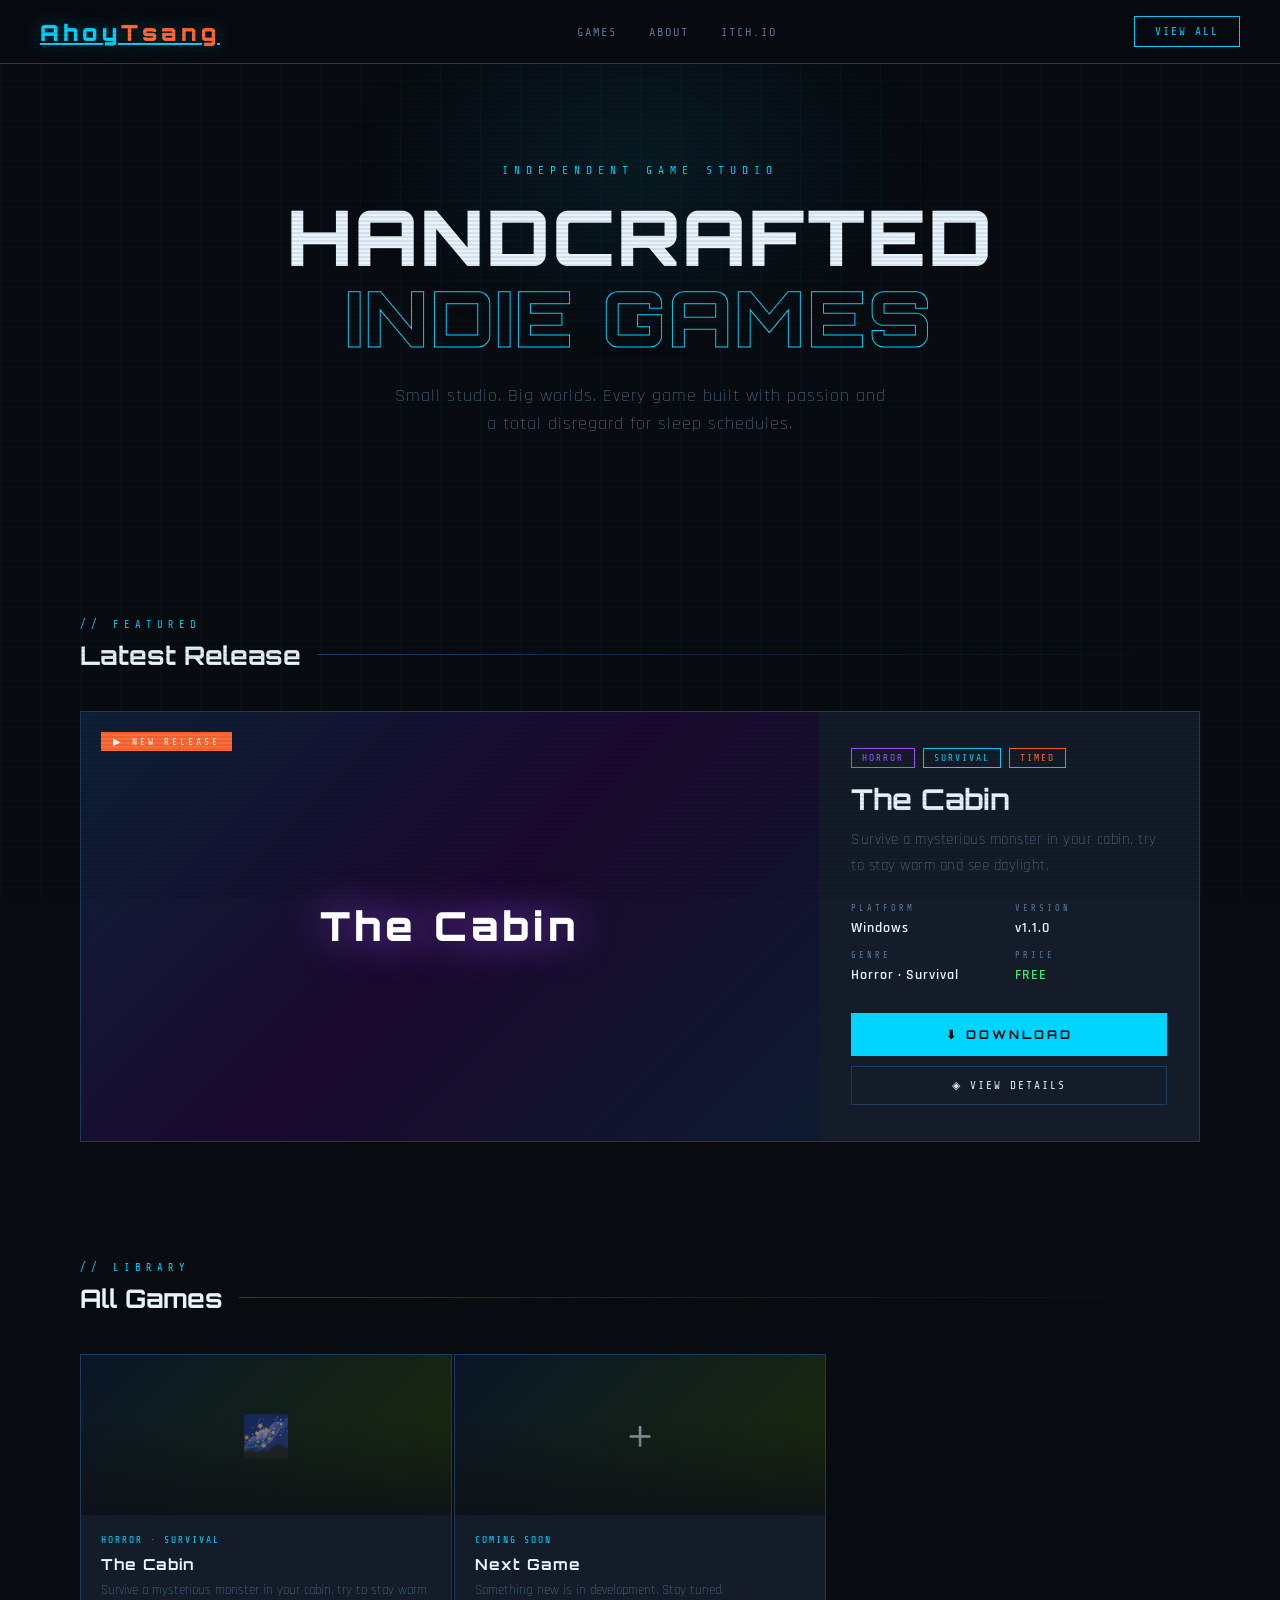
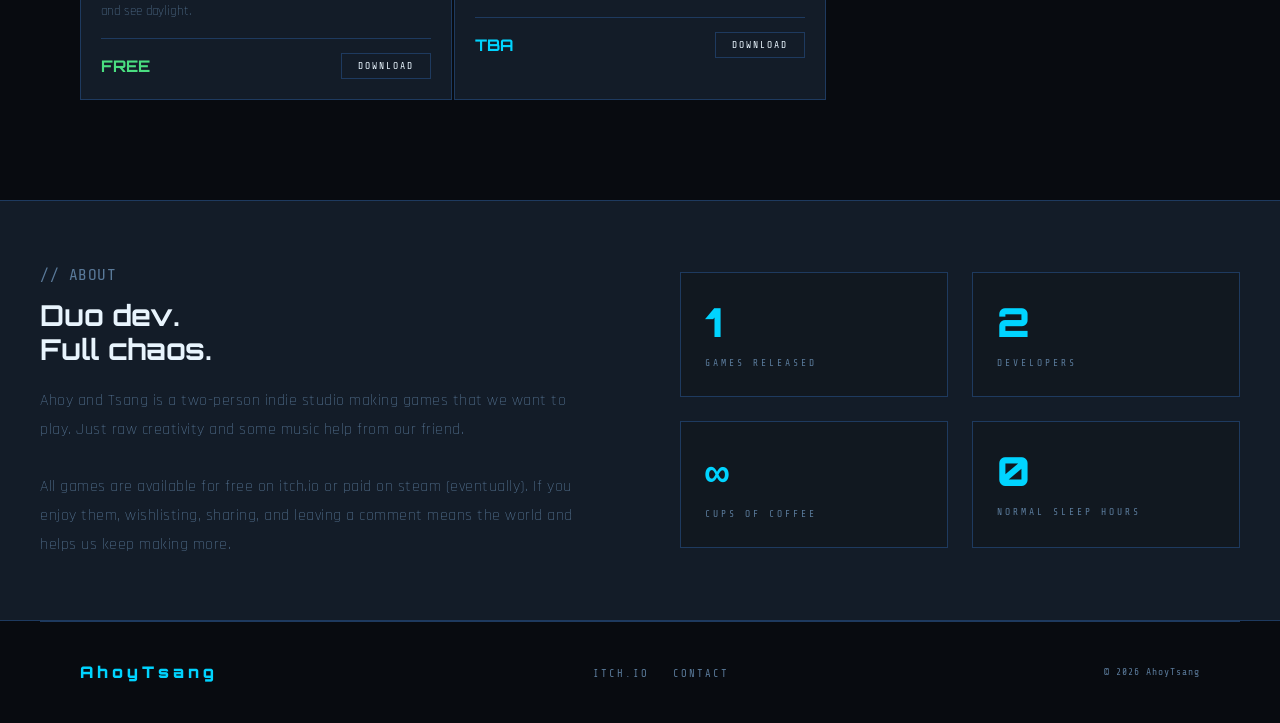
<file: index.html>
<!DOCTYPE html>
<html lang="en">
<head>
<meta charset="UTF-8">
<meta name="viewport" content="width=device-width, initial-scale=1.0">
<title>Ahoy and Tsang</title>
<link href="https://fonts.googleapis.com/css2?family=Orbitron:wght@400;700;900&family=Rajdhani:wght@300;400;600&family=Share+Tech+Mono&display=swap" rel="stylesheet">
<link rel="stylesheet" href="style.css">
<link rel="icon" type="image/png" href="favicon.png">
</head>
<body>

<div class="grid-bg"></div>

<!-- HERO -->
<section class="hero">
  <div class="hero-glow"></div>
  <p class="hero-eyebrow">Independent Game Studio</p>
  <h1>
    HANDCRAFTED
    <span class="line2">INDIE GAMES</span>
  </h1>
  <p class="hero-sub">Small studio. Big worlds. Every game built with passion and a total disregard for sleep schedules.</p>
</section>

<div class="section" id="games">
  <p class="section-label">// Featured</p>
  <h2 class="section-title">Latest Release</h2>

  <div id="featured-container"></div>
</div>

<div class="section">
  <p class="section-label">// Library</p>
  <h2 class="section-title">All Games</h2>

  <div class="game-grid" id="game-grid"></div>
</div>

<!-- ABOUT -->
<div class="about-strip" id="about">
  <div class="about-inner">
    <div class="about-text">
      <p class="section-label">// About</p>
      <h2>Duo dev.<br>Full chaos.</h2>
      <p>
        Ahoy and Tsang is a two-person indie studio making games that we want to play. Just raw creativity and some music help from our friend.<br><br>
        All games are available for free on itch.io or paid on steam (eventually). If you enjoy them, wishlisting, sharing, and leaving a comment means the world and helps us keep making more.
      </p>
    </div>
    <div class="stats-grid">
      <div class="stat-box">
        <span class="stat-num">1</span>
        <span class="stat-label">Games Released</span>
      </div>
      <div class="stat-box">
        <span class="stat-num">2</span>
        <span class="stat-label">Developers</span>
      </div>
      <div class="stat-box">
        <span class="stat-num">∞</span>
        <span class="stat-label">Cups of Coffee</span>
      </div>
      <div class="stat-box">
        <span class="stat-num">0</span>
        <span class="stat-label">Normal Sleep Hours</span>
      </div>
    </div>
  </div>
</div>

<!-- FOOTER -->
<footer>
  <div class="footer-logo">AhoyTsang</div>
  <ul class="footer-links">
    <li><a href="https://ahoygames.itch.io" target="_blank">itch.io</a></li>
    <li><a href="#">Contact</a></li>
  </ul>
  <span class="footer-copy">© 2026 AhoyTsang</span>
</footer>

<!-- MODAL -->
<div class="modal-overlay" id="modal" onclick="closeModal(event)">
  <div class="modal" id="modal-content">
    <button class="modal-close" onclick="closeModal()">✕</button>
    <div class="modal-banner" id="modal-banner"></div>
    <div class="modal-body">
      <div id="modal-tags" class="game-tags" style="margin-bottom:12px;"></div>
      <div class="modal-title" id="modal-title"></div>
      <div class="modal-genre" id="modal-genre"></div>
      <p class="modal-description" id="modal-desc"></p>
      <div id="modal-meta" class="game-meta" style="margin-bottom:28px;"></div>
      <div class="modal-actions">
        <a id="modal-dl-btn" href="#" class="btn-primary">
          View Game Page
        </a>
        <button class="btn-secondary" onclick="closeModal()">← Back</button>
      </div>
    </div>
  </div>
</div>

<script src="index.js"></script>
<script src="nav.js"></script>

</body>
</html>
</file>
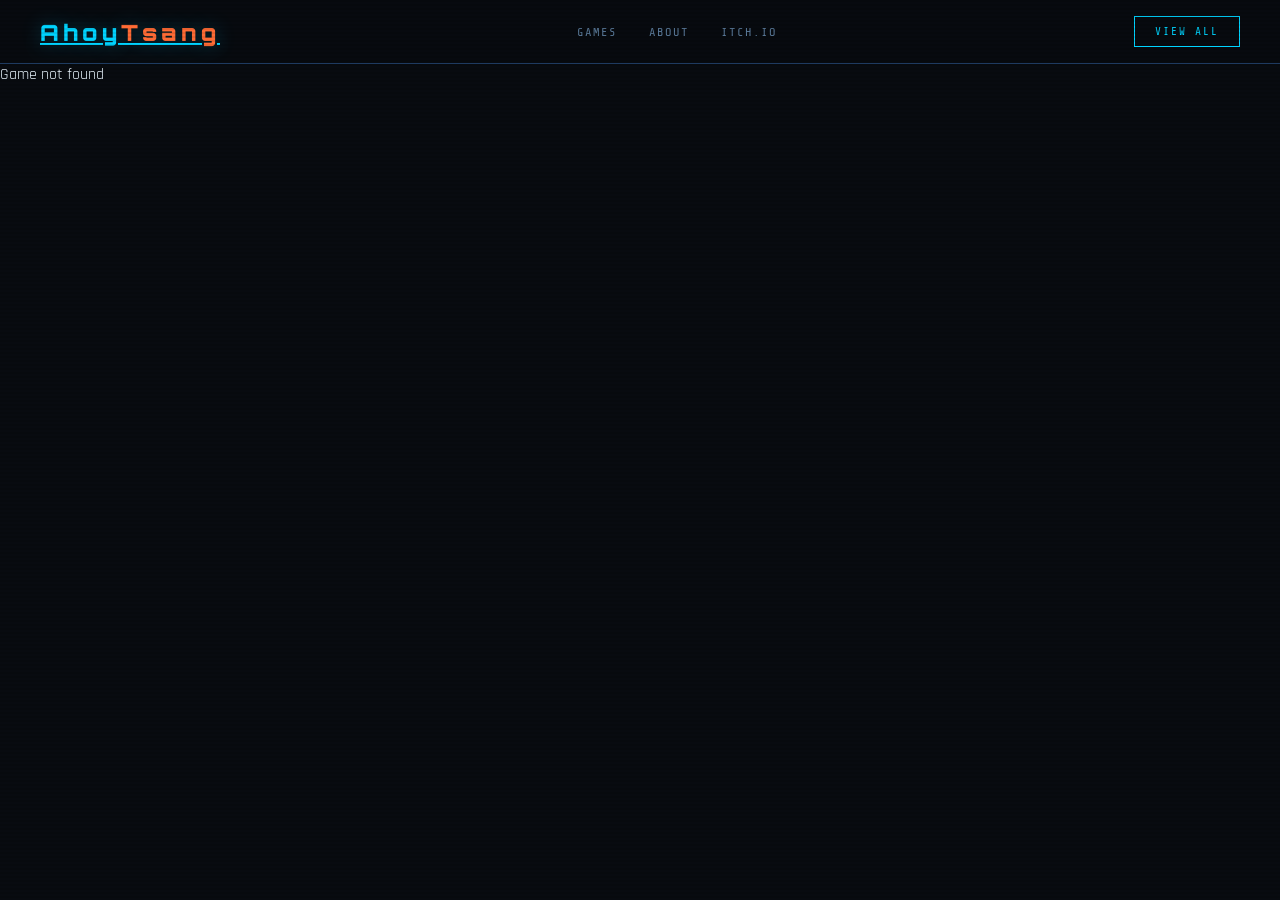
<file: game.html>
<!DOCTYPE html>
<html>
<head>
  <meta charset="UTF-8">
  <meta name="viewport" content="width=device-width, initial-scale=1.0">
  <title>Game Page</title>
  <link rel="icon" type="image/png" href="favicon.png">
  <link rel="stylesheet" href="style.css">
  <link href="https://fonts.googleapis.com/css2?family=Orbitron:wght@400;700;900&family=Rajdhani:wght@300;400;600&family=Share+Tech+Mono&display=swap" rel="stylesheet">
</head>
<body>

<div id="game-container"></div>

<script src="index.js"></script>
<script src="game.js"></script>
<script src="nav.js"></script>

</body>
</html>
</file>
<file: style.css>
:root {
    --bg: #080b10;
    --bg2: #0d1117;
    --bg3: #111820;
    --panel: #131c28;
    --border: #1e3a5f;
    --accent: #00d4ff;
    --accent2: #ff6b35;
    --accent3: #a259ff;
    --text: #e8f4fd;
    --muted: #5a7a9a;
    --glow: 0 0 20px rgba(0,212,255,0.3);
    --glow2: 0 0 20px rgba(255,107,53,0.3);
  }

  * { margin: 0; padding: 0; box-sizing: border-box; }

  body {
    background: var(--bg);
    color: var(--text);
    font-family: 'Rajdhani', sans-serif;
    min-height: 100vh;
    overflow-x: hidden;
  }

  /* Scanline overlay */
  body::before {
    content: '';
    position: fixed;
    inset: 0;
    background: repeating-linear-gradient(0deg, transparent, transparent 2px, rgba(0,0,0,0.08) 2px, rgba(0,0,0,0.08) 4px);
    pointer-events: none;
    z-index: 9999;
  }

  /* Grid background */
  .grid-bg {
    position: fixed;
    inset: 0;
    background-image:
      linear-gradient(rgba(0,212,255,0.04) 1px, transparent 1px),
      linear-gradient(90deg, rgba(0,212,255,0.04) 1px, transparent 1px);
    background-size: 40px 40px;
    pointer-events: none;
    z-index: 0;
  }

  /* NAV */
  nav {
    position: sticky;
    top: 0;
    z-index: 100;
    background: rgba(8,11,16,0.92);
    backdrop-filter: blur(12px);
    border-bottom: 1px solid var(--border);
    padding: 0 40px;
    display: flex;
    align-items: center;
    justify-content: space-between;
    height: 64px;
  }

  .logo {
    font-family: 'Orbitron', monospace;
    font-weight: 900;
    font-size: 1.4rem;
    letter-spacing: 4px;
    color: var(--accent);
    text-shadow: var(--glow);
    position: relative;
  }

  .logo span { color: var(--accent2); }

  .nav-links {
    display: flex;
    gap: 32px;
    list-style: none;
  }

  .nav-links a {
    font-family: 'Share Tech Mono', monospace;
    font-size: 0.75rem;
    letter-spacing: 2px;
    color: var(--muted);
    text-decoration: none;
    text-transform: uppercase;
    transition: color 0.2s;
  }

  .nav-links a:hover { color: var(--accent); }

  .nav-cta {
    font-family: 'Share Tech Mono', monospace;
    font-size: 0.7rem;
    letter-spacing: 2px;
    padding: 8px 20px;
    border: 1px solid var(--accent);
    color: var(--accent);
    background: transparent;
    cursor: pointer;
    text-transform: uppercase;
    transition: all 0.2s;
  }

  .nav-cta:hover {
    background: var(--accent);
    color: var(--bg);
  }

  /* HERO */
  .hero {
    position: relative;
    z-index: 1;
    padding: 100px 40px 80px;
    text-align: center;
    overflow: hidden;
  }

  .hero-eyebrow {
    font-family: 'Share Tech Mono', monospace;
    font-size: 0.7rem;
    letter-spacing: 6px;
    color: var(--accent);
    text-transform: uppercase;
    margin-bottom: 20px;
    opacity: 0;
    animation: fadeUp 0.8s 0.2s forwards;
  }

  .hero h1 {
    font-family: 'Orbitron', monospace;
    font-weight: 900;
    font-size: clamp(2.5rem, 6vw, 5rem);
    line-height: 1.05;
    letter-spacing: 2px;
    margin-bottom: 24px;
    opacity: 0;
    animation: fadeUp 0.8s 0.4s forwards;
  }

  .hero h1 .line2 {
    color: transparent;
    -webkit-text-stroke: 1px var(--accent);
    display: block;
  }

  .hero-sub {
    font-size: 1.1rem;
    color: var(--muted);
    max-width: 500px;
    margin: 0 auto 40px;
    line-height: 1.6;
    font-weight: 300;
    letter-spacing: 1px;
    opacity: 0;
    animation: fadeUp 0.8s 0.6s forwards;
  }

  .hero-glow {
    position: absolute;
    top: -100px;
    left: 50%;
    transform: translateX(-50%);
    width: 600px;
    height: 400px;
    background: radial-gradient(ellipse, rgba(0,212,255,0.08) 0%, transparent 70%);
    pointer-events: none;
  }

  /* FEATURED GAME */
  .section {
    position: relative;
    z-index: 1;
    padding: 60px 40px;
    max-width: 1200px;
    margin: 0 auto;
  }

  .section-label {
    font-family: 'Share Tech Mono', monospace;
    font-size: 0.65rem;
    letter-spacing: 5px;
    color: var(--accent);
    text-transform: uppercase;
    margin-bottom: 8px;
  }

  .section-title {
    font-family: 'Orbitron', monospace;
    font-size: 1.6rem;
    font-weight: 700;
    margin-bottom: 40px;
    display: flex;
    align-items: center;
    gap: 16px;
  }

  .section-title::after {
    content: '';
    flex: 1;
    height: 1px;
    background: linear-gradient(90deg, var(--border), transparent);
  }

  /* FEATURED CARD */
  .featured-card {
    display: grid;
    grid-template-columns: 1fr 380px;
    gap: 0;
    background: var(--panel);
    border: 1px solid var(--border);
    overflow: hidden;
    position: relative;
    transition: border-color 0.3s;
  }

  .featured-card:hover { border-color: var(--accent); }

  .featured-banner {
    background: linear-gradient(135deg, #0d2137 0%, #1a0a2e 50%, #0d1a2e 100%);
    min-height: 380px;
    position: relative;
    overflow: hidden;
    display: flex;
    align-items: center;
    justify-content: center;
  }

  .game-art-placeholder {
    width: 100%;
    height: 100%;
    position: absolute;
    inset: 0;
  }

  .art-grid {
    position: absolute;
    inset: 0;
    background-image:
      linear-gradient(rgba(162,89,255,0.1) 1px, transparent 1px),
      linear-gradient(90deg, rgba(162,89,255,0.1) 1px, transparent 1px);
    background-size: 30px 30px;
  }

  .art-circle {
    position: absolute;
    border-radius: 50%;
    border: 1px solid;
  }

  .art-c1 { width: 200px; height: 200px; top: 50%; left: 50%; transform: translate(-50%, -50%); border-color: rgba(0,212,255,0.3); animation: spin 20s linear infinite; }
  .art-c2 { width: 300px; height: 300px; top: 50%; left: 50%; transform: translate(-50%, -50%); border-color: rgba(162,89,255,0.2); animation: spin 30s linear infinite reverse; }
  .art-c3 { width: 120px; height: 120px; top: 50%; left: 50%; transform: translate(-50%, -50%); border-color: rgba(255,107,53,0.4); animation: spin 10s linear infinite; }

  .art-title-text {
    position: relative;
    z-index: 2;
    font-family: 'Orbitron', monospace;
    font-size: 2.5rem;
    font-weight: 900;
    color: white;
    text-shadow: 0 0 40px rgba(162,89,255,0.8);
    text-align: center;
    letter-spacing: 4px;
  }

  .featured-badge {
    position: absolute;
    top: 20px;
    left: 20px;
    background: var(--accent2);
    color: white;
    font-family: 'Share Tech Mono', monospace;
    font-size: 0.6rem;
    letter-spacing: 3px;
    padding: 4px 12px;
    text-transform: uppercase;
    z-index: 3;
  }

  .featured-info {
    padding: 36px 32px;
    display: flex;
    flex-direction: column;
    justify-content: space-between;
    background: var(--panel);
  }

  .game-tags {
    display: flex;
    gap: 8px;
    flex-wrap: wrap;
    margin-bottom: 16px;
  }

  .tag {
    font-family: 'Share Tech Mono', monospace;
    font-size: 0.6rem;
    letter-spacing: 2px;
    padding: 4px 10px;
    border: 1px solid;
    text-transform: uppercase;
  }

  .tag-cyan { border-color: var(--accent); color: var(--accent); }
  .tag-purple { border-color: var(--accent3); color: var(--accent3); }
  .tag-orange { border-color: var(--accent2); color: var(--accent2); }

  .game-title {
    font-family: 'Orbitron', monospace;
    font-size: 1.8rem;
    font-weight: 700;
    line-height: 1.1;
    margin-bottom: 12px;
  }

  .game-description {
    font-size: 0.95rem;
    color: var(--muted);
    line-height: 1.7;
    font-weight: 300;
    margin-bottom: 24px;
    letter-spacing: 0.5px;
  }

  .game-meta {
    display: grid;
    grid-template-columns: 1fr 1fr;
    gap: 12px;
    margin-bottom: 28px;
  }

  .meta-item label {
    display: block;
    font-family: 'Share Tech Mono', monospace;
    font-size: 0.55rem;
    letter-spacing: 3px;
    color: var(--muted);
    text-transform: uppercase;
    margin-bottom: 4px;
  }

  .meta-item span {
    font-size: 0.9rem;
    color: var(--text);
    font-weight: 600;
    letter-spacing: 1px;
  }

  .btn-primary {
    display: flex;
    align-items: center;
    justify-content: center;
    gap: 10px;
    padding: 14px 28px;
    background: var(--accent);
    color: var(--bg);
    font-family: 'Orbitron', monospace;
    font-size: 0.75rem;
    font-weight: 700;
    letter-spacing: 3px;
    text-transform: uppercase;
    text-decoration: none;
    border: none;
    cursor: pointer;
    transition: all 0.2s;
    position: relative;
    overflow: hidden;
    margin-bottom: 10px;
  }

  .btn-primary::before {
    content: '';
    position: absolute;
    inset: 0;
    background: white;
    opacity: 0;
    transition: opacity 0.2s;
  }

  .btn-primary:hover::before { opacity: 0.1; }
  .btn-primary:hover { box-shadow: 0 0 30px rgba(0,212,255,0.5); }

  .btn-secondary {
    display: flex;
    align-items: center;
    justify-content: center;
    gap: 10px;
    padding: 12px 28px;
    background: transparent;
    color: var(--text);
    font-family: 'Share Tech Mono', monospace;
    font-size: 0.7rem;
    letter-spacing: 2px;
    text-transform: uppercase;
    text-decoration: none;
    border: 1px solid var(--border);
    cursor: pointer;
    transition: all 0.2s;
  }

  .btn-secondary:hover { border-color: var(--muted); }

  /* GAME GRID */
  .game-grid {
    display: grid;
    grid-template-columns: repeat(auto-fill, minmax(280px, 1fr));
    gap: 2px;
  }

  .game-card {
    background: var(--panel);
    border: 1px solid var(--border);
    overflow: hidden;
    cursor: pointer;
    transition: all 0.25s;
    position: relative;
  }

  .game-card:hover {
    border-color: var(--accent);
    transform: translateY(-2px);
    box-shadow: 0 8px 32px rgba(0,0,0,0.5);
    z-index: 2;
  }

  .card-banner {
    height: 160px;
    position: relative;
    overflow: hidden;
  }

  .banner-1 { background: linear-gradient(135deg, #0a1628 0%, #1a2a0a 100%); }
  .banner-2 { background: linear-gradient(135deg, #1a0a28 0%, #2a0a1a 100%); }
  .banner-3 { background: linear-gradient(135deg, #0a1a1a 0%, #001a28 100%); }
  .banner-4 { background: linear-gradient(135deg, #1a1a0a 0%, #280a1a 100%); }

  .card-art {
    position: absolute;
    inset: 0;
    display: flex;
    align-items: center;
    justify-content: center;
    font-family: 'Orbitron', monospace;
    font-size: 2.5rem;
    opacity: 0.6;
  }

  .card-overlay {
    position: absolute;
    inset: 0;
    background: linear-gradient(to top, rgba(13,17,23,0.9) 0%, transparent 60%);
  }

  .card-platform {
    position: absolute;
    top: 12px;
    right: 12px;
    font-family: 'Share Tech Mono', monospace;
    font-size: 0.55rem;
    letter-spacing: 2px;
    background: rgba(0,0,0,0.7);
    color: var(--muted);
    padding: 3px 8px;
    text-transform: uppercase;
    border: 1px solid var(--border);
  }

  .card-body {
    padding: 20px;
  }

  .card-title {
    font-family: 'Orbitron', monospace;
    font-size: 0.95rem;
    font-weight: 700;
    margin-bottom: 6px;
    letter-spacing: 1px;
  }

  .card-genre {
    font-family: 'Share Tech Mono', monospace;
    font-size: 0.6rem;
    letter-spacing: 2px;
    color: var(--accent);
    text-transform: uppercase;
    margin-bottom: 10px;
  }

  .card-desc {
    font-size: 0.82rem;
    color: var(--muted);
    line-height: 1.6;
    margin-bottom: 16px;
    font-weight: 300;
  }

  .card-footer {
    display: flex;
    justify-content: space-between;
    align-items: center;
    border-top: 1px solid var(--border);
    padding-top: 14px;
  }

  .card-price {
    font-family: 'Orbitron', monospace;
    font-size: 1rem;
    font-weight: 700;
    color: var(--accent);
  }

  .card-price.free { color: #4ade80; }

  .card-btn {
    font-family: 'Share Tech Mono', monospace;
    font-size: 0.6rem;
    letter-spacing: 2px;
    padding: 7px 16px;
    background: transparent;
    border: 1px solid var(--border);
    color: var(--text);
    cursor: pointer;
    text-decoration: none;
    text-transform: uppercase;
    transition: all 0.2s;
    display: inline-block;
  }

  .card-btn:hover {
    border-color: var(--accent);
    color: var(--accent);
  }

  /* ABOUT STRIP */
  .about-strip {
    position: relative;
    z-index: 1;
    background: var(--panel);
    border-top: 1px solid var(--border);
    border-bottom: 1px solid var(--border);
    padding: 60px 40px;
    margin-top: 40px;
  }

  .about-inner {
    max-width: 1200px;
    margin: 0 auto;
    display: grid;
    grid-template-columns: 1fr 1fr;
    gap: 80px;
    align-items: center;
  }

  .about-text h2 {
    font-family: 'Orbitron', monospace;
    font-size: 1.8rem;
    font-weight: 700;
    margin-bottom: 20px;
    line-height: 1.2;
  }

  .about-text p {
    font-size: 1rem;
    color: var(--muted);
    line-height: 1.8;
    font-weight: 300;
    letter-spacing: 0.5px;
  }

  .stats-grid {
    display: grid;
    grid-template-columns: 1fr 1fr;
    gap: 24px;
  }

  .stat-box {
    padding: 24px;
    border: 1px solid var(--border);
    background: var(--bg3);
  }

  .stat-num {
    font-family: 'Orbitron', monospace;
    font-size: 2.5rem;
    font-weight: 900;
    color: var(--accent);
    display: block;
    margin-bottom: 4px;
  }

  .stat-label {
    font-family: 'Share Tech Mono', monospace;
    font-size: 0.6rem;
    letter-spacing: 3px;
    color: var(--muted);
    text-transform: uppercase;
  }

  /* FOOTER */
  footer {
    position: relative;
    z-index: 1;
    padding: 40px;
    border-top: 1px solid var(--border);
    max-width: 1200px;
    margin: 0 auto;
    display: flex;
    justify-content: space-between;
    align-items: center;
  }

  .footer-logo {
    font-family: 'Orbitron', monospace;
    font-weight: 900;
    font-size: 1rem;
    letter-spacing: 4px;
    color: var(--accent);
  }

  .footer-links {
    display: flex;
    gap: 24px;
    list-style: none;
  }

  .footer-links a {
    font-family: 'Share Tech Mono', monospace;
    font-size: 0.65rem;
    letter-spacing: 2px;
    color: var(--muted);
    text-decoration: none;
    text-transform: uppercase;
    transition: color 0.2s;
  }

  .footer-links a:hover { color: var(--accent); }

  .footer-copy {
    font-family: 'Share Tech Mono', monospace;
    font-size: 0.6rem;
    letter-spacing: 1px;
    color: var(--muted);
  }

  @keyframes fadeUp {
    from { opacity: 0; transform: translateY(20px); }
    to { opacity: 1; transform: translateY(0); }
  }

  @keyframes spin {
    from { transform: translate(-50%, -50%) rotate(0deg); }
    to { transform: translate(-50%, -50%) rotate(360deg); }
  }

  /* MODAL */
  .modal-overlay {
    position: fixed;
    inset: 0;
    background: rgba(0,0,0,0.85);
    z-index: 1000;
    display: none;
    align-items: center;
    justify-content: center;
    backdrop-filter: blur(4px);
  }

  .modal-overlay.open { display: flex; }

  .modal {
    background: var(--bg2);
    border: 1px solid var(--border);
    max-width: 800px;
    width: 90%;
    max-height: 90vh;
    overflow-y: auto;
    position: relative;
    animation: fadeUp 0.3s forwards;
  }

  .modal-banner {
    height: 240px;
    position: relative;
    overflow: hidden;
  }

  .modal-close {
    position: absolute;
    top: 16px;
    right: 16px;
    z-index: 10;
    background: rgba(0,0,0,0.7);
    border: 1px solid var(--border);
    color: var(--text);
    font-size: 1rem;
    width: 36px;
    height: 36px;
    cursor: pointer;
    display: flex;
    align-items: center;
    justify-content: center;
    transition: border-color 0.2s;
  }

  .modal-close:hover { border-color: var(--accent2); color: var(--accent2); }

  .modal-body {
    padding: 32px;
  }

  .modal-title {
    font-family: 'Orbitron', monospace;
    font-size: 1.6rem;
    font-weight: 700;
    margin-bottom: 8px;
  }

  .modal-genre {
    font-family: 'Share Tech Mono', monospace;
    font-size: 0.65rem;
    letter-spacing: 3px;
    color: var(--accent);
    text-transform: uppercase;
    margin-bottom: 20px;
  }

  .modal-description {
    font-size: 0.95rem;
    color: var(--muted);
    line-height: 1.8;
    margin-bottom: 28px;
    font-weight: 300;
  }

  .modal-actions {
    display: flex;
    gap: 12px;
  }
</file>
